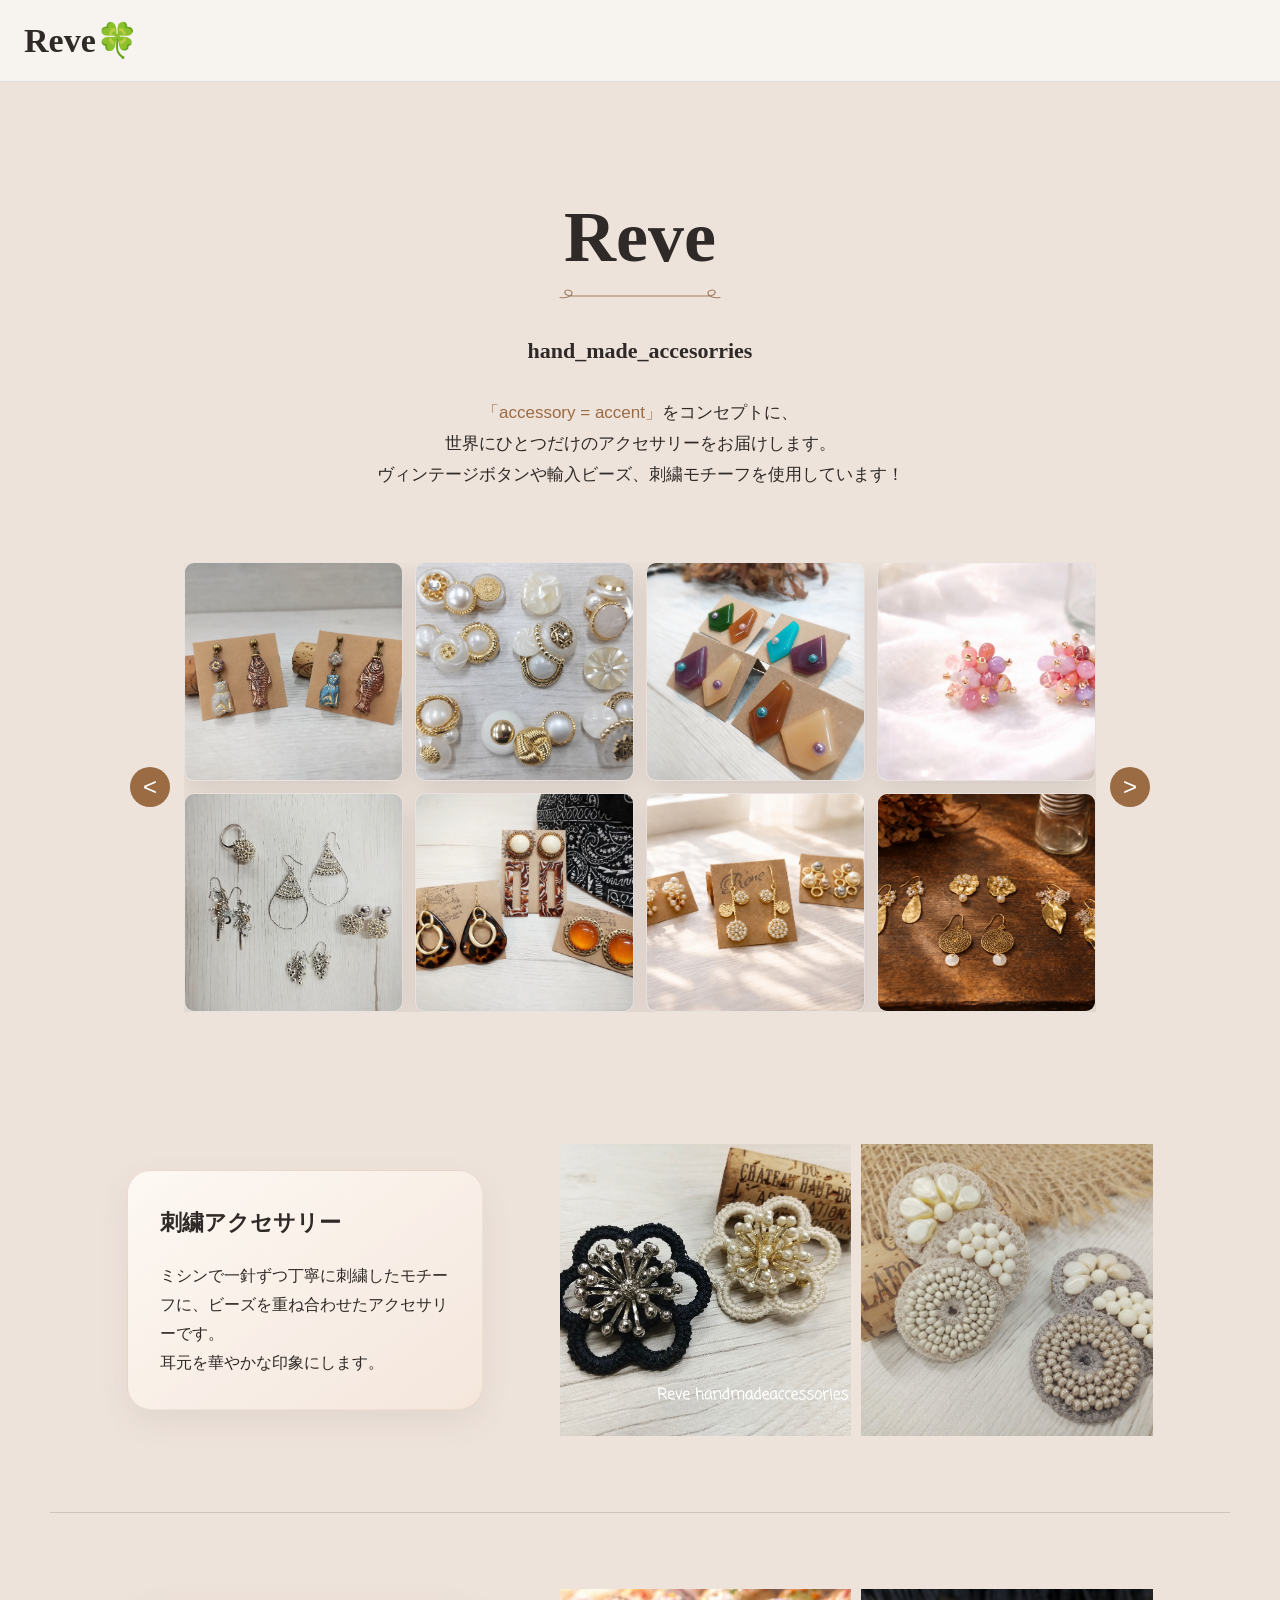
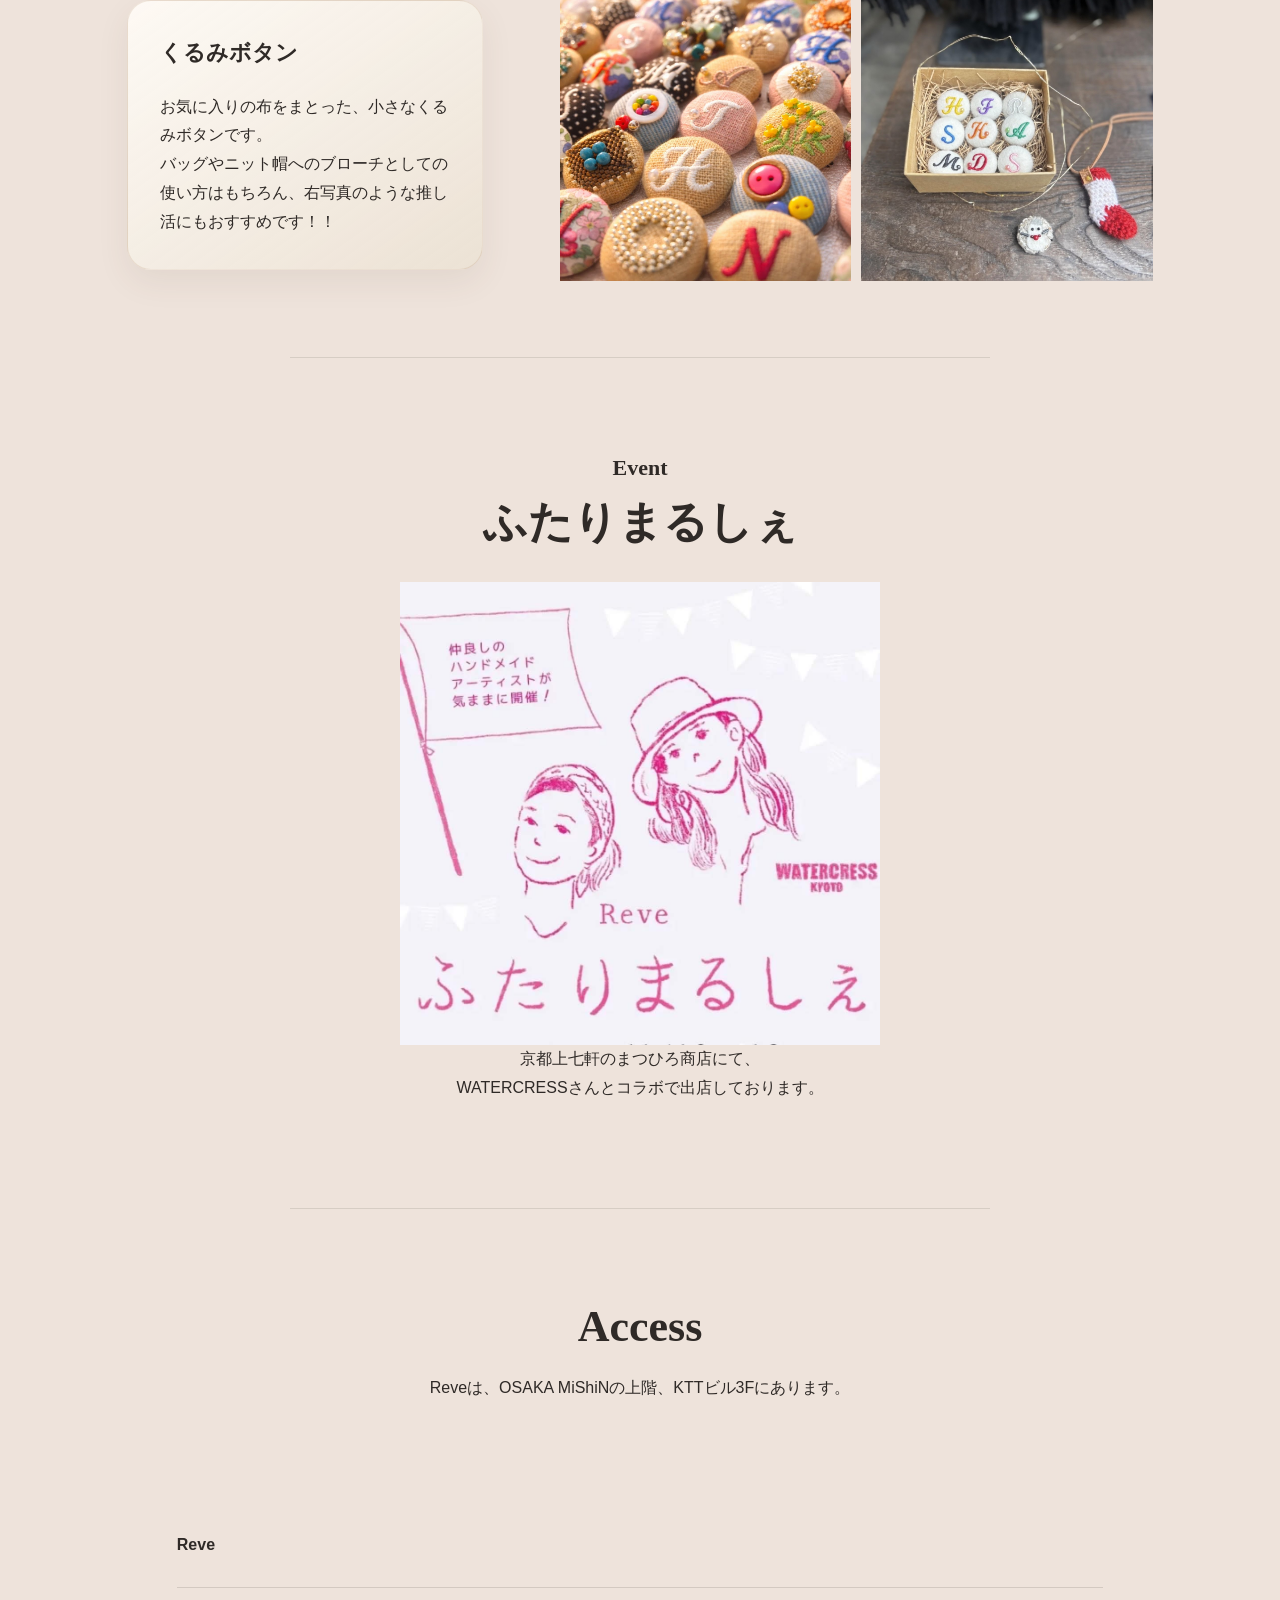
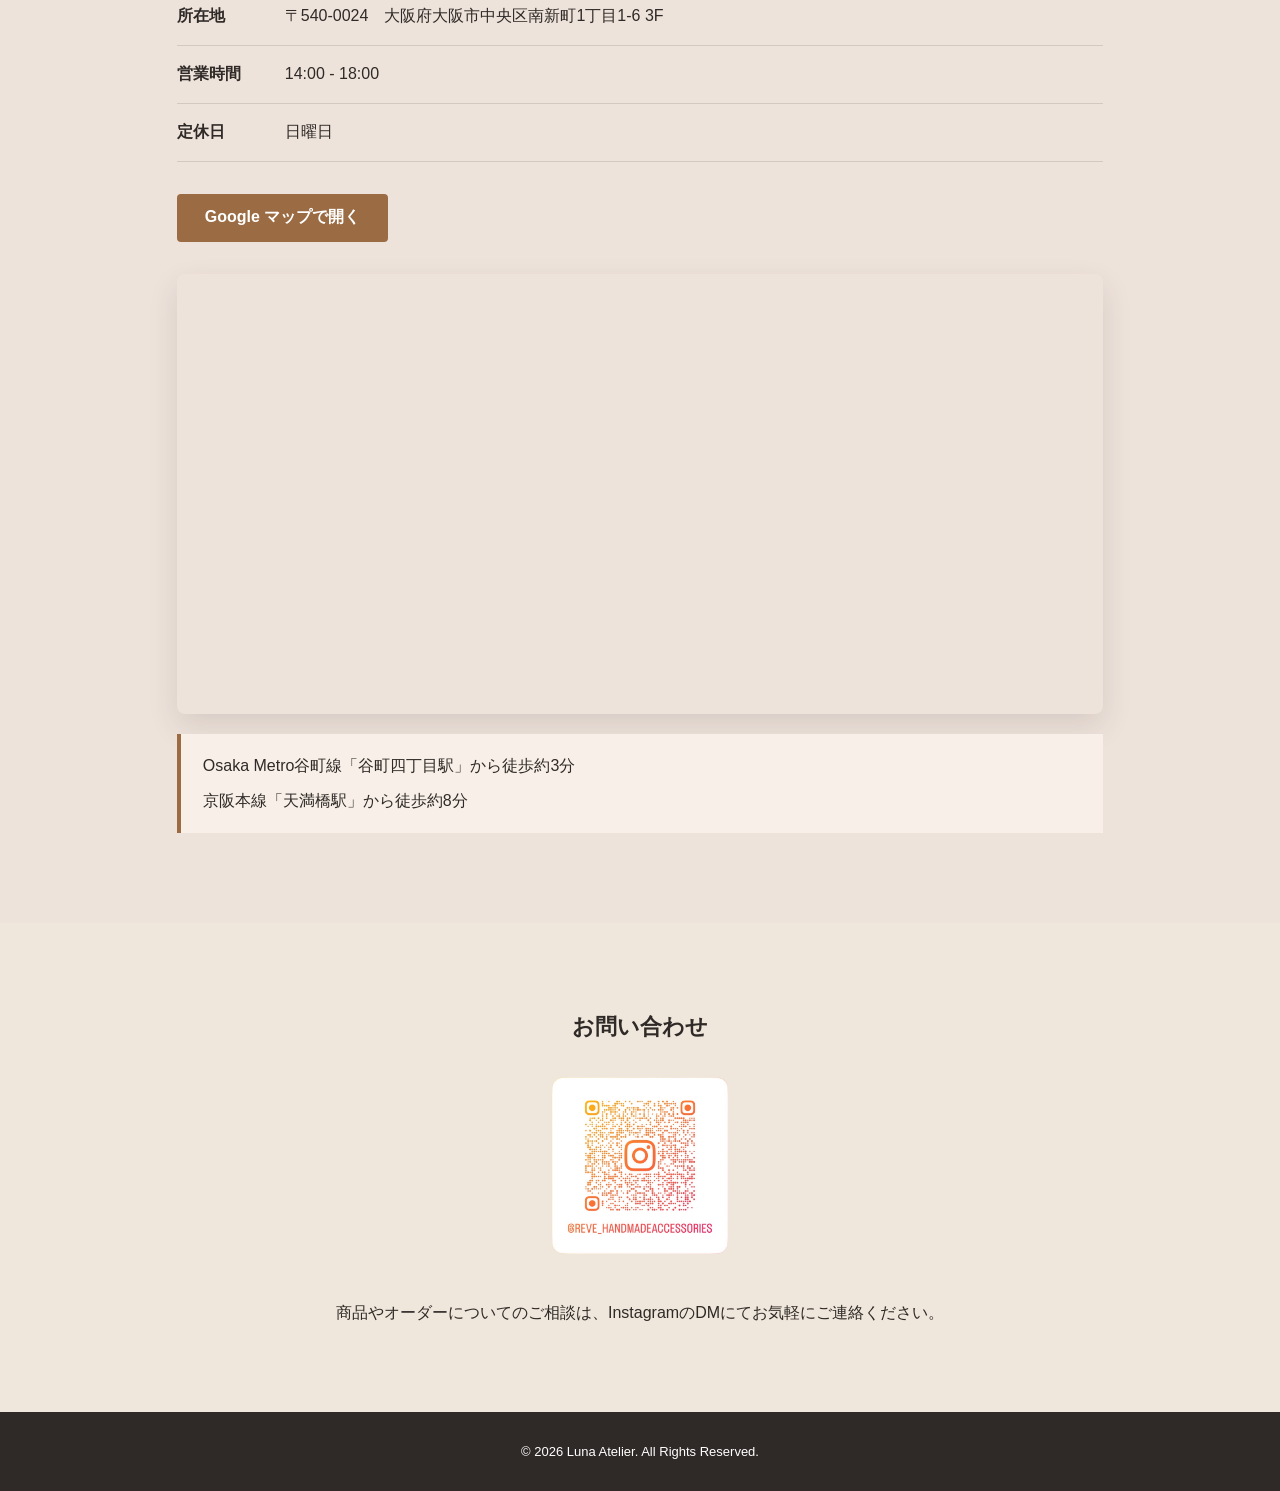
<file: index.html>
<!DOCTYPE html>
<html lang="ja">
<head>
  <meta charset="UTF-8">
  <meta name="viewport" content="width=device-width, initial-scale=1.0">
  <title>Reve | ハンドメイドアクセサリー</title>
  <meta name="description" content="世界にひとつだけのハンドメイドアクセサリーをお届けします">
  <link rel="stylesheet" href="style.css">
  <script src="menu.js" defer></script>
</head>
<body>
  <header class="site-header">
    <a class="logo" href="#top">Reve🍀</a>
  </header>



  <main>

    <section id="top" class="hero">
      <div class="hero-content">
        <h1 class="title">Reve</h1>
        <h3>hand_made_accesorries</h3>
        <p class="hero-text">
          <span class="concept-accent">「accessory = accent」</span>をコンセプトに、<br>世界にひとつだけのアクセサリーをお届けします。<br>
          ヴィンテージボタンや輸入ビーズ、刺繍モチーフを使用しています！</p>
      
      </div>
      <div class="accessory-carousel">
        <button class="carousel-button carousel-previous" type="button" aria-label="前の写真を表示"> &lt; </button>
        <div class="accessory-gallery">
          <img src="アクセサリー/clean-01.png" alt="アクセサリー 1">
          <img src="アクセサリー/clean-02.png" alt="アクセサリー 2">
          <img src="アクセサリー/clean-03.png" alt="アクセサリー 3">
          <img src="アクセサリー/clean-04.png" alt="アクセサリー 4">
          <img src="アクセサリー/clean-05.png" alt="アクセサリー 5">
          <img src="アクセサリー/f-clean.png" alt="アクセサリー 6">
          <img src="アクセサリー/clean-07.png" alt="アクセサリー 7">
          <img src="アクセサリー/clean-08.png" alt="アクセサリー 8">
          <img src="アクセサリー/clean-09.png" alt="アクセサリー 9">
          <img src="アクセサリー/clean-10.png" alt="アクセサリー 10">
          <img src="アクセサリー/clean-11.png" alt="アクセサリー 11">
          <img src="アクセサリー/clean-12.png" alt="アクセサリー 12">
          <img src="アクセサリー/clean-13.png" alt="アクセサリー 13">
          <img src="アクセサリー/clean-14.png" alt="アクセサリー 14">
        </div>
        <button class="carousel-button carousel-next" type="button" aria-label="次の写真を表示"> &gt; </button>
      </div>
    </section>

    


   

    <section class="product-collection feature-collection embroidery-collection">
      <div class="feature-layout">
        <div class="feature-copy">
          <h3>刺繍アクセサリー</h3>
          <p>ミシンで一針ずつ丁寧に刺繍したモチーフに、ビーズを重ね合わせたアクセサリーです。<br>耳元を華やかな印象にします。</p>
        </div>
        <div class="feature-gallery">
          <img src="images/刺繍４.jpg" alt="刺繍アクセサリー 1">
          <img src="images/刺繍１.jpg" alt="刺繍アクセサリー 2">
        </div>
      </div>
    </section>

    <section class="product-collection feature-collection button-collection">
      <div class="feature-layout">
        <div class="feature-copy">
          <h3>くるみボタン</h3>
          <p>お気に入りの布をまとった、小さなくるみボタンです。<br>バッグやニット帽へのブローチとしての使い方はもちろん、右写真のような推し活にもおすすめです！！<br></p>
        </div>
        <div class="feature-gallery">
          <img src="images/クルミボタン.jpg" alt="くるみボタン 1">
          <img src="images/くるみボタン２.jpg?v=2" alt="くるみボタン 4">
        </div>
      </div>
    </section>

    <section id="event" class="page-hero single-page-heading">
      <h3>Event</h3>
      <h2>ふたりまるしぇ</h2>
      <img class="event-image" src="images/まるしぇ.jpg" alt="ふたりまるしぇ">
      <p>京都上七軒のまつひろ商店にて、<br>WATERCRESSさんとコラボで出店しております。</p>
    </section>

    <section id="access" class="page-hero single-page-heading">
      
      <h2>Access</h2>
      <p>Reveは、OSAKA MiShiNの上階、KTTビル3Fにあります。</p>
    </section>

    <section class="access-section" aria-labelledby="access">
      <div class="access-map">
        <iframe title="Reveへのアクセスマップ" src="https://www.google.com/maps/embed?pb=!1m18!1m12!1m3!1d6561.6241445673395!2d135.5160475!3d34.6846922!2m3!1f0!2f0!3f0!3m2!1i1024!2i768!4f13.1!3m3!1m2!1s0x6000e72f7c6fc3b3%3A0x25f8af52366c9de2!2sOSAKA%20MiShiN!5e0!3m2!1sja!2sjp!4v1783938430014!5m2!1sja!2sjp" width="600" height="450" style="border:0;" allowfullscreen loading="lazy" referrerpolicy="strict-origin-when-cross-origin"></iframe>
      </div>
      <div class="access-route" aria-label="最寄り駅からのアクセス">
        <p>Osaka Metro谷町線「谷町四丁目駅」から徒歩約3分</p>
        <p>京阪本線「天満橋駅」から徒歩約8分</p>
      </div>
      <div class="access-details">
        <h4>Reve</h4>
        <dl>
          <div><dt>所在地</dt><dd>〒540-0024　大阪府大阪市中央区南新町1丁目1-6 3F</dd></div>
          <div><dt>営業時間</dt><dd>14:00 - 18:00</dd></div>
          <div><dt>定休日</dt><dd>日曜日</dd></div>
        </dl>
        <a class="button" href="https://www.google.com/maps/place/OSAKA+MiShiN/@34.6846922,135.5134726,17z/data=!3m2!4b1!5s0x6000e72f7c08d875:0x1408c6284f2afe89!4m6!3m5!1s0x6000e72f7c6fc3b3:0x25f8af52366c9de2!8m2!3d34.6846922!4d135.5160475!16s%2Fg%2F1hf2v8p21?entry=ttu&amp;g_ep=EgoyMDI2MDcwOC4wIKXMDSoASAFQAw%3D%3D" target="_blank" rel="noopener noreferrer">Google マップで開く</a>
      </div>
    </section>

    <section id="contact" class="section contact-section">
      
      <h3>お問い合わせ</h3>
      <div class="contact-content">
        <img class="contact-image" src="アクセサリー/Firefly (2).png" alt="お問い合わせ">
        <p>商品やオーダーについてのご相談は、InstagramのDMにてお気軽にご連絡ください。</p>
      </div>
    </section>
  </main>

  <footer class="site-footer">
    <p>&copy; 2026 Luna Atelier. All Rights Reserved.</p>
  </footer>
</body>
</html>
</file>
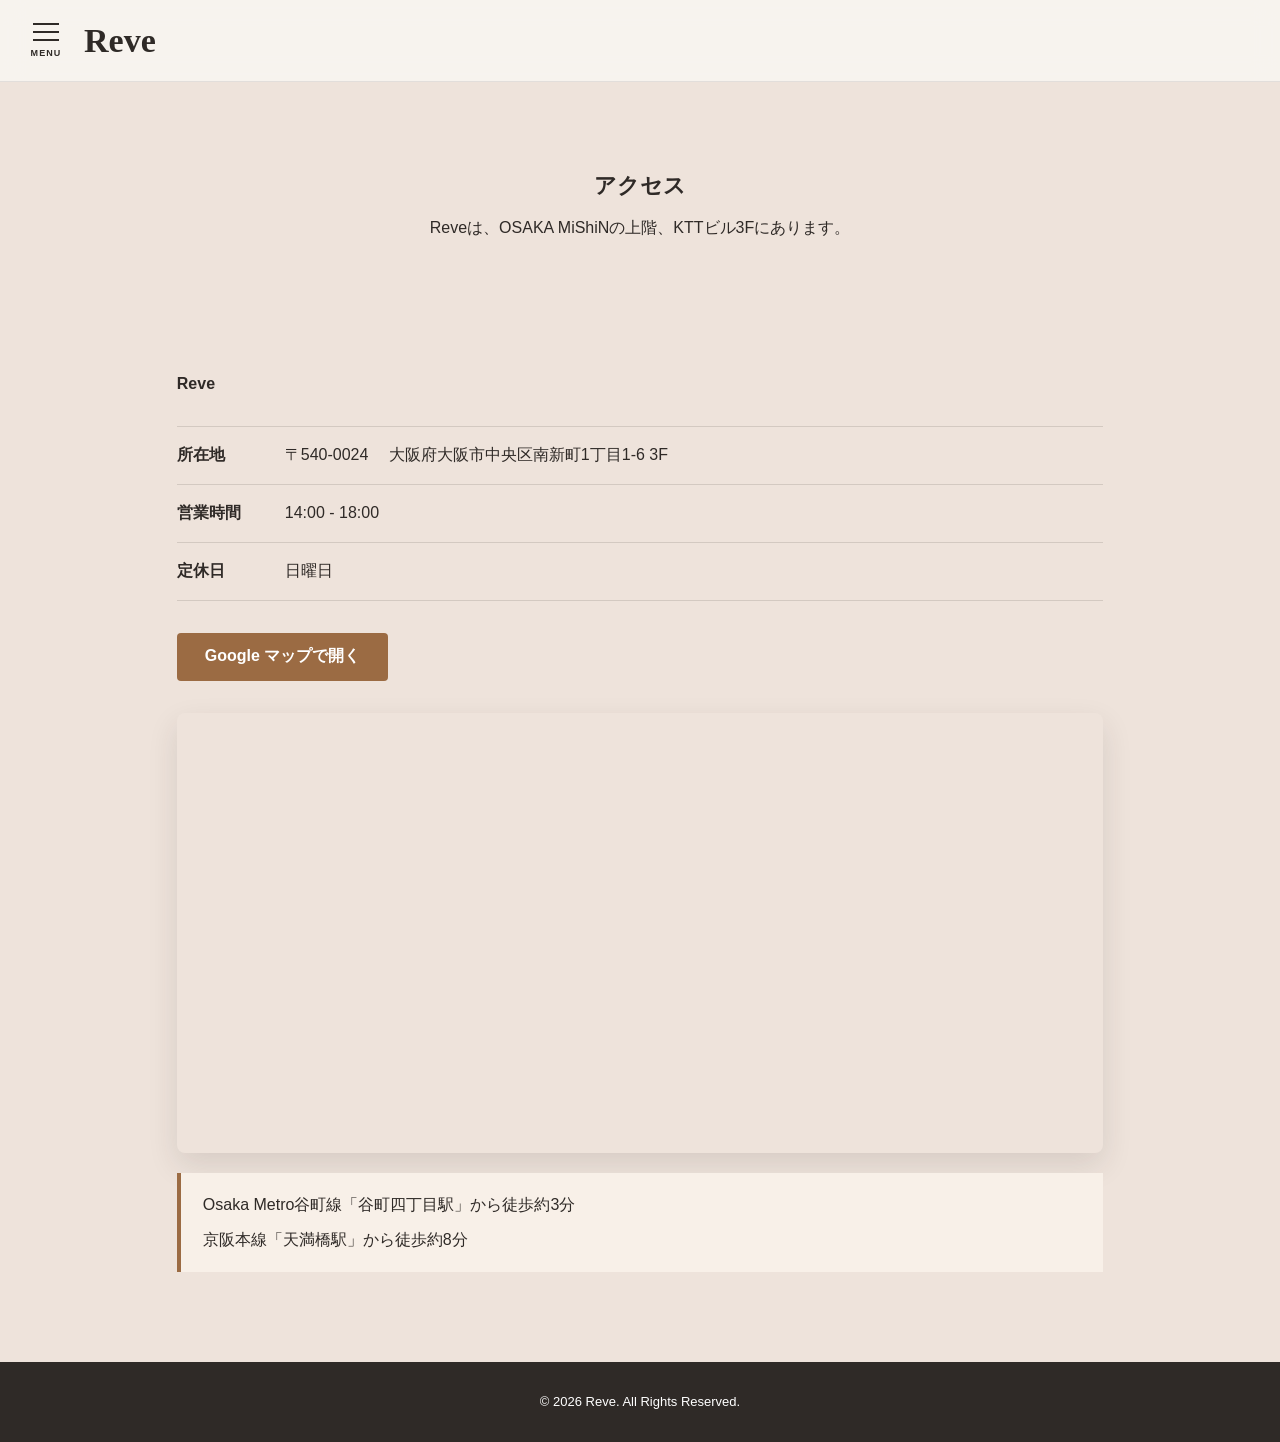
<file: access.html>
<!DOCTYPE html>
<html lang="ja">
<head>
  <meta charset="UTF-8">
  <meta name="viewport" content="width=device-width, initial-scale=1.0">
  <title>Access | Reve</title>
  <link rel="stylesheet" href="style.css">
  <script src="menu.js" defer></script>
</head>
<body>
  <header class="site-header">
    <button class="menu-toggle" type="button" aria-label="メニューを開く" aria-expanded="false">
      <span></span><span></span><span></span><small class="menu-label">MENU</small>
    </button>
    <a class="logo" href="index.html">Reve</a>

    <nav class="nav">
      <a href="index.html">
        <img class="nav-icon" src="images/ボタン.jpg" alt="">
        Top
      </a>
      <a href="products.html">
        <img class="nav-icon" src="images/ボタン.jpg" alt="">
        Accessories
      </a>
      <a href="event.html">
        <img class="nav-icon" src="images/ボタン.jpg" alt="">
        Event
      </a>
      <a href="access.html" class="active">
        <img class="nav-icon" src="images/ボタン.jpg" alt="">
        Access
      </a>
    </nav>
  </header>

  <main class="page-main">
    <section class="page-hero">
      
      <h3>アクセス</h3>
      <p>Reveは、OSAKA MiShiNの上階、KTTビル3Fにあります。</p>
    </section>

    <section class="access-section" aria-labelledby="map-title">
      <div class="access-map">
        <iframe
          title="Reveへのアクセスマップ"
          src="https://www.google.com/maps/embed?pb=!1m18!1m12!1m3!1d6561.6241445673395!2d135.5160475!3d34.6846922!2m3!1f0!2f0!3f0!3m2!1i1024!2i768!4f13.1!3m3!1m2!1s0x6000e72f7c6fc3b3%3A0x25f8af52366c9de2!2sOSAKA%20MiShiN!5e0!3m2!1sja!2sjp!4v1783938430014!5m2!1sja!2sjp"
          width="600"
          height="450"
          style="border:0;"
          allowfullscreen=""
          loading="lazy"
          referrerpolicy="strict-origin-when-cross-origin">
        </iframe>
      </div>

      <div class="access-route" aria-label="最寄り駅からのアクセス">
        <p>Osaka Metro谷町線「谷町四丁目駅」から徒歩約3分</p>
        <p>京阪本線「天満橋駅」から徒歩約8分</p>
      </div>

      <div class="access-details">
       
        <h4>Reve</h4>
        <dl>
          <div>
            <dt>所在地</dt>
            <dd>〒540-0024 　大阪府大阪市中央区南新町1丁目1-6 3F</dd>
          </div>
          <div>
            <dt>営業時間</dt>
            <dd>14:00 - 18:00</dd>
          </div>
          <div>
            <dt>定休日</dt>
            <dd>日曜日</dd>
          </div>
        </dl>
        <a class="button" href="https://www.google.com/maps/place/OSAKA+MiShiN/@34.6846922,135.5134726,17z/data=!3m2!4b1!5s0x6000e72f7c08d875:0x1408c6284f2afe89!4m6!3m5!1s0x6000e72f7c6fc3b3:0x25f8af52366c9de2!8m2!3d34.6846922!4d135.5160475!16s%2Fg%2F1hf2v8p21?entry=ttu&g_ep=EgoyMDI2MDcwOC4wIKXMDSoASAFQAw%3D%3D" target="_blank" rel="noopener noreferrer">Google マップで開く</a>
      </div>

    </section>
  </main>

  <footer class="site-footer">
    <p>&copy; 2026 Reve. All Rights Reserved.</p>
  </footer>
</body>
</html>
</file>
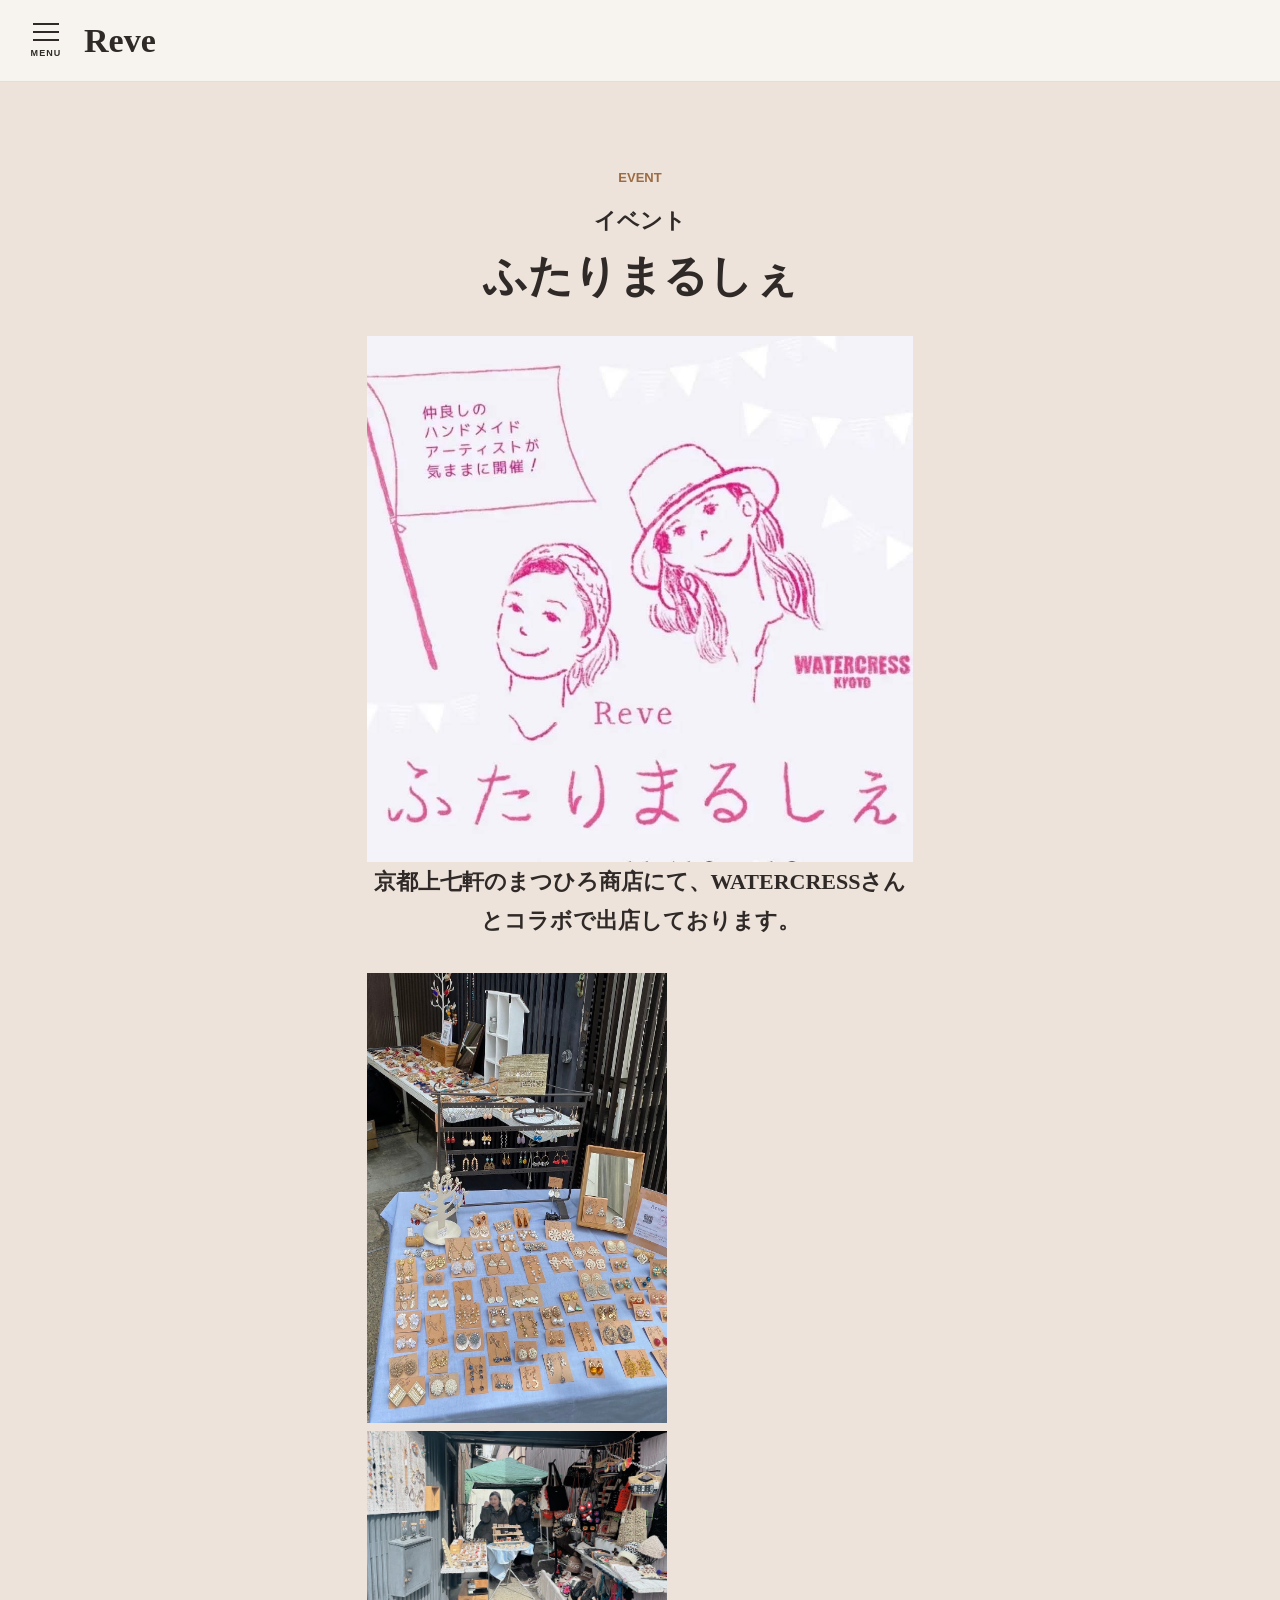
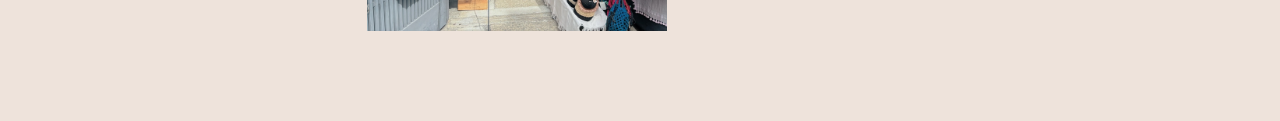
<file: event.html>
<!DOCTYPE html>
<html lang="ja">
<head>
  <meta charset="UTF-8">
  <meta name="viewport" content="width=device-width, initial-scale=1.0">
  <title>Event | Reve</title>
  <link rel="stylesheet" href="style.css">
  <script src="menu.js" defer></script>
</head>
<body>
  <header class="site-header">
    <button class="menu-toggle" type="button" aria-label="メニューを開く" aria-expanded="false">
      <span></span><span></span><span></span><small class="menu-label">MENU</small>
    </button>
    <a class="logo" href="index.html">Reve</a>

    <nav class="nav">
      <a href="index.html">
        <img class="nav-icon" src="images/ボタン.jpg" alt="">
        Top
      </a>
      <a href="products.html">
        <img class="nav-icon" src="images/ボタン.jpg" alt="">
        Accessories
      </a>
      <a href="event.html" class="active">
        <img class="nav-icon" src="images/ボタン.jpg" alt="">
        Event
      </a>
      <a href="access.html">
        <img class="nav-icon" src="images/ボタン.jpg" alt="">
        Access
      </a>
    </nav>
  </header>

  <main class="page-main">
    <section class="page-hero">
      <p class="eyebrow">Event</p>
      <h3>イベント</h3>
      <h2>ふたりまるしぇ</h2>
      <img class="event-image" src="images/まるしぇ.jpg" alt="ふたりまるしぇ">
      <h3>京都上七軒のまつひろ商店にて、WATERCRESSさんとコラボで出店しております。</h3>
      <div class="event-images-wrapper">
        <img class="event-images" src="images/まるしぇ１.jpg" alt="マルシェの様子">
        <img class="events-images" src="images/まるしぇ２.jpg" alt="マルシェの様子">
      </div>

    </section>
  </main>
</body>
</html>
</file>
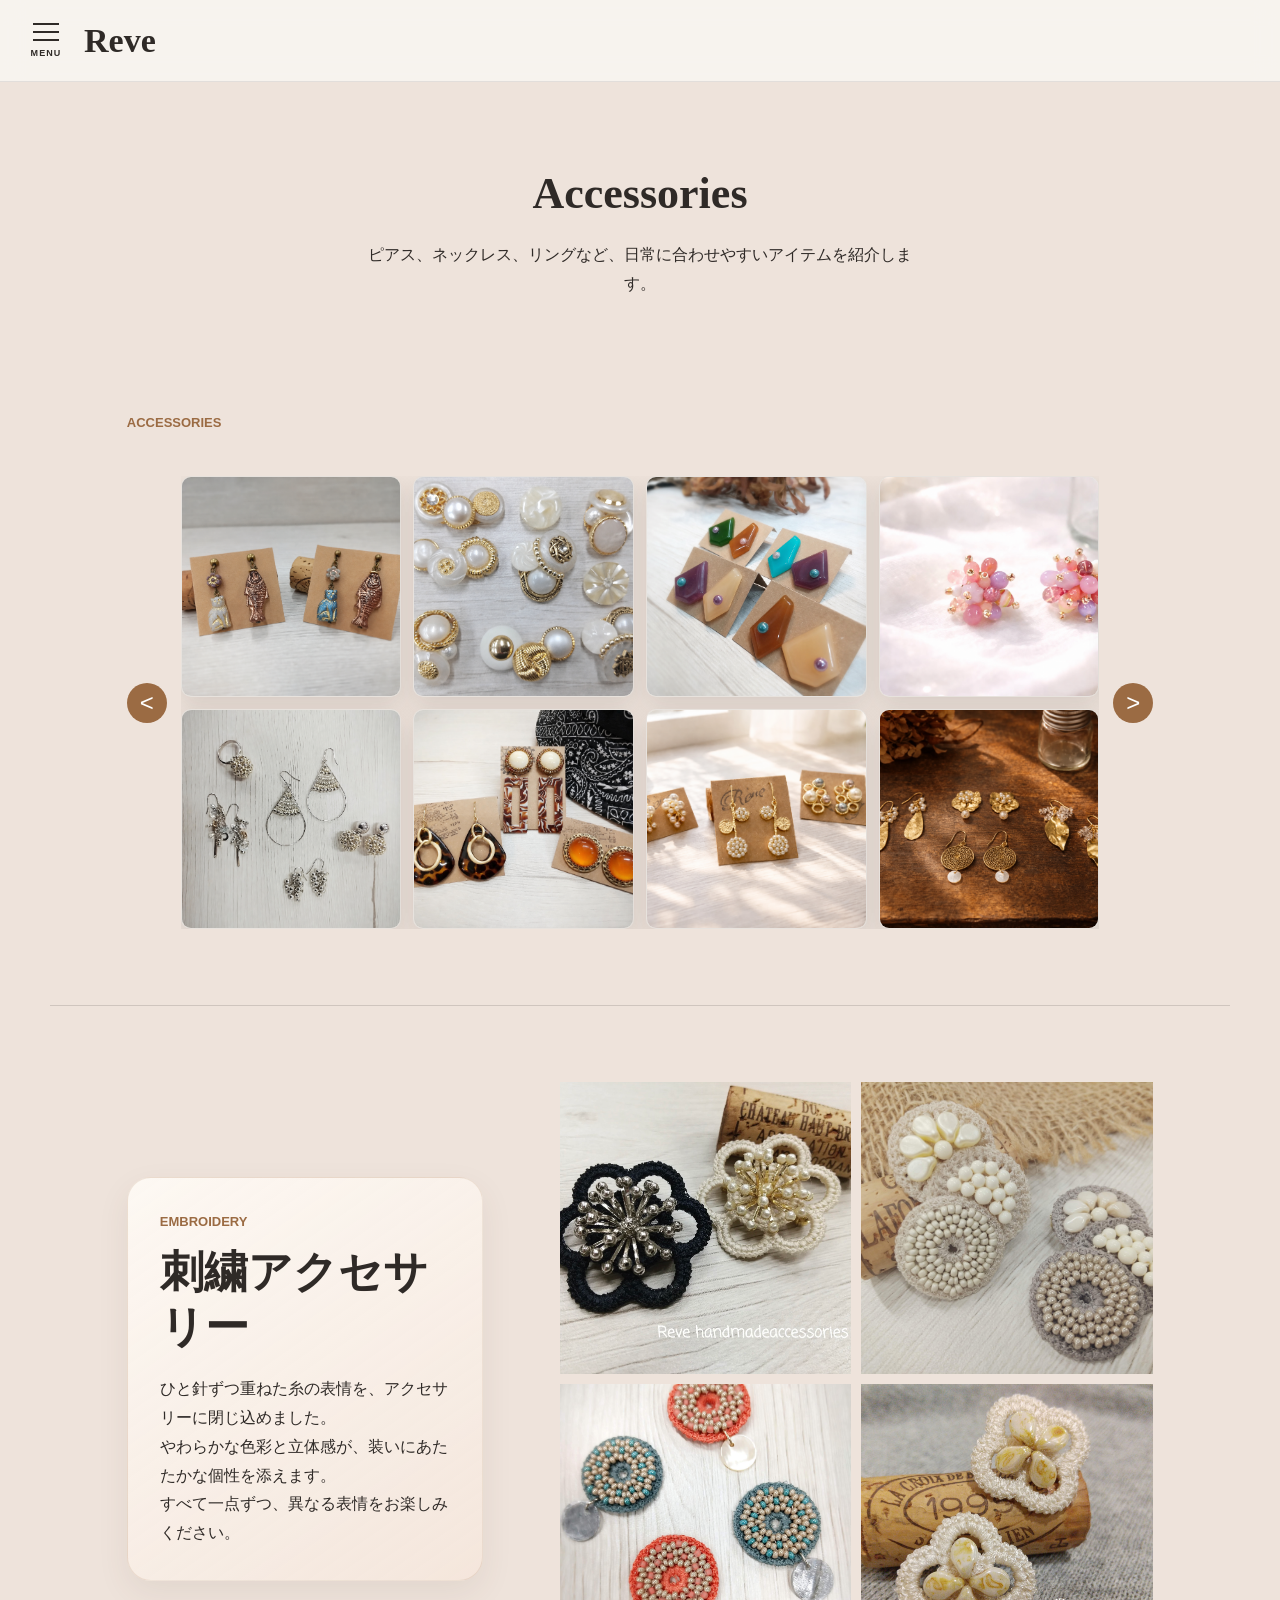
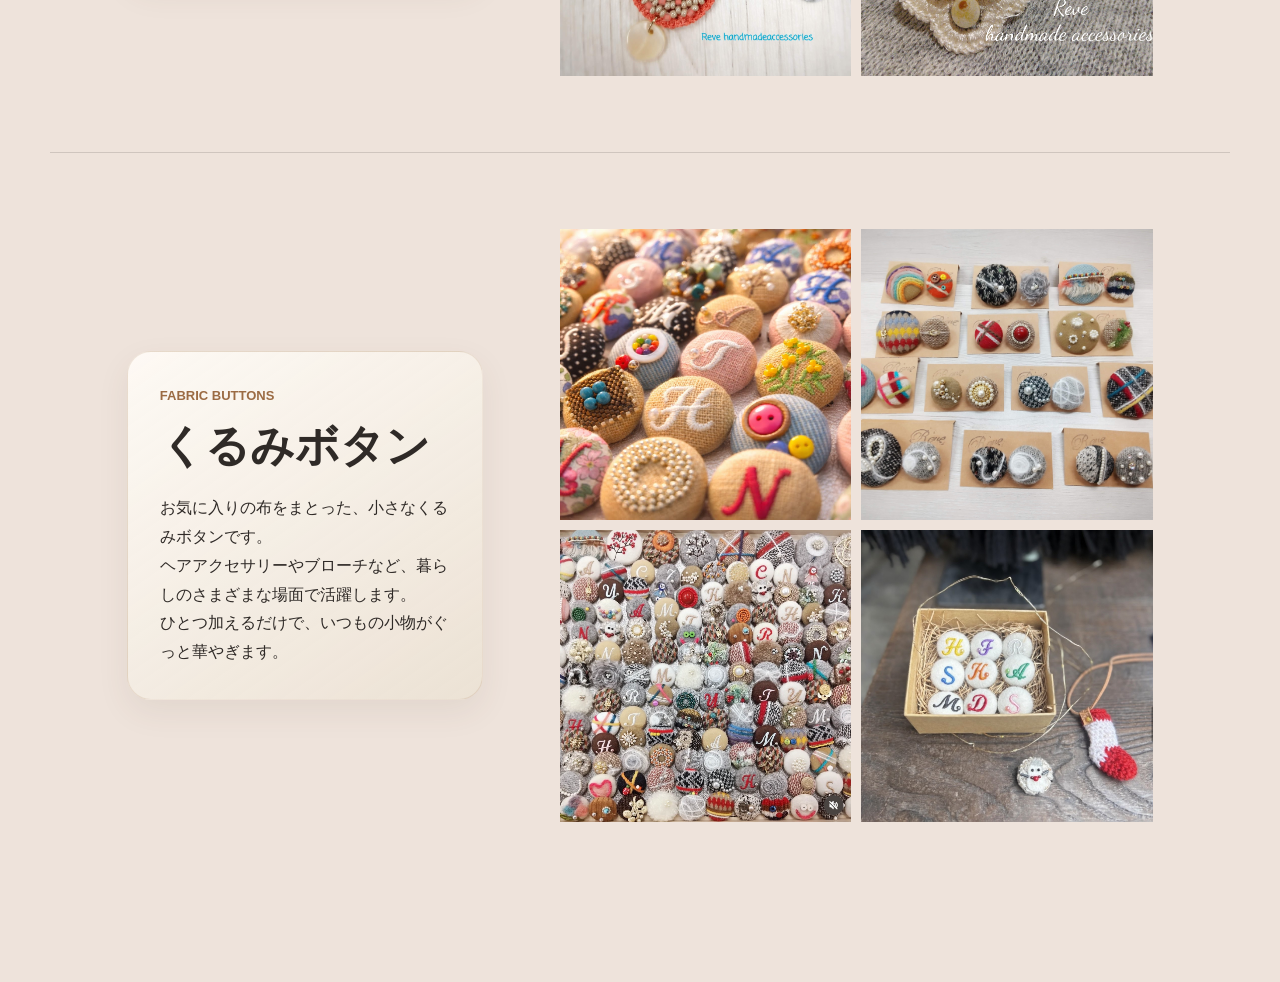
<file: products.html>
<!DOCTYPE html>
<html lang="ja">
<head>
  <meta charset="UTF-8">
  <meta name="viewport" content="width=device-width, initial-scale=1.0">
  <title>Accessories | Reve</title>
  <link rel="stylesheet" href="style.css">
  <script src="menu.js" defer></script>
</head>
<body>
  <header class="site-header">
    <button class="menu-toggle" type="button" aria-label="メニューを開く" aria-expanded="false">
      <span></span><span></span><span></span><small class="menu-label">MENU</small>
    </button>
    <a class="logo" href="index.html">Reve</a>

    <nav class="nav">
      <a href="index.html">Top</a>
      <a href="products.html" class="active">Accessories</a>
      <a href="event.html">Event</a>
      <a href="access.html">Access</a>
    </nav>
  </header>

  <main class="page-main products-page">
    <section class="page-hero products-page-hero">
      
      <h2>Accessories</h2>
      <p>ピアス、ネックレス、リングなど、日常に合わせやすいアイテムを紹介します。</p>
    </section>
    <section id="products" class="product-collection accessory-collection">
      <div class="collection-heading">
        <div>
          <p class="eyebrow">Accessories</p>

        </div>
        
      </div>
      <div class="accessory-carousel">
        <button class="carousel-button carousel-previous" type="button" aria-label="前の写真を表示"> < </button>
        <div class="accessory-gallery">
          <img src="アクセサリー/clean-01.png" alt="アクセサリー 1">
          <img src="アクセサリー/clean-02.png" alt="アクセサリー 2">
          <img src="アクセサリー/clean-03.png" alt="アクセサリー 3">
          <img src="アクセサリー/clean-04.png" alt="アクセサリー 4">
          <img src="アクセサリー/clean-05.png" alt="アクセサリー 5">
          <img src="アクセサリー/f-clean.png" alt="アクセサリー 6">
          <img src="アクセサリー/clean-07.png" alt="アクセサリー 7">
          <img src="アクセサリー/clean-08.png" alt="アクセサリー 8">
          <img src="アクセサリー/clean-09.png" alt="アクセサリー 9">
          <img src="アクセサリー/clean-10.png" alt="アクセサリー 10">
          <img src="アクセサリー/clean-11.png" alt="アクセサリー 11">
          <img src="アクセサリー/clean-12.png" alt="アクセサリー 12">
          <img src="アクセサリー/clean-13.png" alt="アクセサリー 13">
          <img src="アクセサリー/clean-14.png" alt="アクセサリー 14">
        </div>
        <button class="carousel-button carousel-next" type="button" aria-label="次の写真を表示" > > </button>
      </div>
    </section>

    <section class="product-collection feature-collection embroidery-collection">
      <div class="feature-layout">
        <div class="feature-copy">
          <p class="eyebrow">Embroidery</p>
          <h2>刺繍アクセサリー</h2>
          <p>ひと針ずつ重ねた糸の表情を、アクセサリーに閉じ込めました。<br>やわらかな色彩と立体感が、装いにあたたかな個性を添えます。<br>すべて一点ずつ、異なる表情をお楽しみください。</p>
        </div>
        <div class="feature-gallery">
          <img src="images/刺繍４.jpg" alt="刺繍アクセサリー 1">
          <img src="images/刺繍１.jpg" alt="刺繍アクセサリー 2">
          <img src="images/刺繍３.jpg" alt="刺繍アクセサリー 3">
          <img src="images/刺繍.jpg" alt="刺繍アクセサリー 4">
        </div>
      </div>
    </section>

    <section class="product-collection feature-collection button-collection">
      <div class="feature-layout">
        <div class="feature-copy">
          <p class="eyebrow">Fabric Buttons</p>
          <h2>くるみボタン</h2>
          <p>お気に入りの布をまとった、小さなくるみボタンです。<br>ヘアアクセサリーやブローチなど、暮らしのさまざまな場面で活躍します。<br>ひとつ加えるだけで、いつもの小物がぐっと華やぎます。</p>
        </div>
        <div class="feature-gallery">
          <img src="images/クルミボタン.jpg" alt="くるみボタン 1">
          <img src="images/くるみボタン３.jpg" alt="くるみボタン 2">
          <img src="images/くるみボタン１.jpg" alt="くるみボタン 3">
          <img src="images/くるみボタン２.jpg?v=2" alt="くるみボタン 4">
        </div>
      </div>
    </section>
      
  </main>
</body>
</html>
</file>
<file: style.css>
* {
  box-sizing: border-box;
}

html {
  scroll-behavior: smooth;
  scroll-padding-top: 76px;
}

#top,
#accessories,
#event,
#access,
#contact {
  scroll-margin-top: 76px;
}

.single-page-heading {
  border-top: 1px solid rgba(47, 42, 39, 0.12);
}

.page-hero.single-page-heading .event-image {
  width: min(680px, 88%);
}

.page-hero.single-page-heading .event-images-wrapper {
  align-items: center;
}

.page-hero.single-page-heading .event-images,
.page-hero.single-page-heading .events-images {
  width: 85%;
  max-width: 270px;
  height: auto;
}

body {
  margin: 0;
  color: #2f2a27;
  font-family: "Yu Gothic", "Hiragino Kaku Gothic ProN", Meiryo, sans-serif;
  line-height: 1.8;
  background-color: #eee3db;
}

img {
  display: block;
  width: 100%;
}

a {
  color: inherit;
  text-decoration: none;
}

.site-header {
  position: fixed;
  z-index: 10;
  top: 0;
  left: 0;
  display: flex;
  align-items: center;
  width: 100%;
  min-height: 76px;
  gap: 16px;
  padding: 10px 24px;
  background-color: rgba(248, 245, 240, 0.92);
  border-bottom: 1px solid rgba(47, 42, 39, 0.1);
  backdrop-filter: blur(12px);
  box-sizing: border-box;
}

.logo {
  font-family: Georgia, "Times New Roman", serif;
  font-size: 34px;
  font-weight: bolder;
  letter-spacing: 0;
}

.nav {
  position: absolute;
  top: calc(100% + 1px);
  left: 0;
  display: none;
  flex-direction: column;
  width: 240px;
  gap: 4px;
  padding: 12px;
  background-color: rgba(248, 245, 240, 0.98);
  border: 1px solid rgba(47, 42, 39, 0.1);
  box-shadow: 0 12px 30px rgba(47, 42, 39, 0.16);
  font-size: 14px;
}

.nav.is-open {
  display: flex;
}

.nav a:hover {
  color: #9b6b43;
}

.nav a {
  display: inline-flex;
  align-items: center;
  justify-content: center;
  gap: 8px;
  width: 100%;
  min-height: 46px;
  padding: 8px 12px;
  text-align: left;
  color: #333;            /* 文字色 */
  background-color: #fffaf3;
  font-weight: bold;
  cursor: pointer;
  
  /* 分かりやすく「箱」にするための線（不要なら消してください） */
  border: 1px solid #ccc; 
  border-radius: 8px;
  box-shadow: 0 4px 12px rgba(47, 42, 39, 0.08);
  transition: background-color 0.2s ease, box-shadow 0.2s ease, transform 0.2s ease;
}

.nav a:hover,
.nav a.active {
  color: #ffffff;
  background-color: #9b6b43;
  border-color: #9b6b43;
  box-shadow: 0 8px 18px rgba(47, 42, 39, 0.18);
  transform: translateY(-2px);
}

/* 箱と箱の間の線を重ねないための調整（左側の線だけ消す） */

.nav-icon {
  display: none;
  flex: 0 0 auto;
  width: 40px;
  height: 40px;
  object-fit: contain;
  border-radius: 50%;
}

.menu-toggle {
  display: inline-flex;
  align-items: center;
  justify-content: center;
  flex-direction: column;
  width: 44px;
  height: 56px;
  gap: 6px;
  padding: 0;
  cursor: pointer;
  background: transparent;
  border: 0;
}

.menu-toggle span {
  display: block;
  width: 26px;
  height: 2px;
  background-color: #2f2a27;
  transition: transform 0.2s ease, opacity 0.2s ease;
}

.menu-label {
  margin-top: 2px;
  color: #2f2a27;
  font-size: 9px;
  font-weight: bold;
  letter-spacing: 0.12em;
  line-height: 1;
}

.menu-toggle[aria-expanded="true"] span:nth-child(1) {
  transform: translateY(8px) rotate(45deg);
}

.menu-toggle[aria-expanded="true"] span:nth-child(2) {
  opacity: 0;
}

.menu-toggle[aria-expanded="true"] span:nth-child(3) {
  transform: translateY(-8px) rotate(-45deg);
}

.nav-icon::before,
.nav-icon::after {
  display: none;
}

img {
  width: 200px;
}

.page-main {
  padding-top: 76px;
}

.page-hero {
  max-width: 700px;
  margin: 0 auto;
  padding: 90px 6%;
  text-align: center;
}

.page-hero h1 {
  color: #2f2a27;
}

.event-image {
  width: min(800px, 100%);
  margin: 32px auto 0;
}

.event-images-wrapper {
  display: flex;
  flex-direction: column;
  justify-content: flex-start;
  gap: 8px;
  margin-top: 32px;
}

.event-images {
  
  width: 300px;
  height: 450px;
}

.events-images {
  width: 300px;
  height: 200px;
}

.products-page-hero {
  padding-bottom: 20px;
}

.product-list-section {
  padding-top: 0;
}

.access-section {
  display: flex;
  flex-direction: column;
  max-width: 1080px;
  margin: 0 auto;
  padding: 0 6% 90px;
}

.access-map {
  min-height: 440px;
  overflow: hidden;
  border-radius: 8px;
  box-shadow: 0 12px 30px rgba(47, 42, 39, 0.12);
}

.access-map iframe {
  display: block;
  width: 100%;
  height: 100%;
  min-height: 440px;
  border: 0;
}

.access-route {
  margin-top: 20px;
  padding: 18px 22px;
  background-color: #f8f0e8;
  border-left: 4px solid #9b6b43;
}

.access-route p {
  margin: 0;
}

.access-route p + p {
  margin-top: 6px;
}

.access-details {
  order: -1;
  width: 100%;
  margin-bottom: 32px;
}

.access-details h3 {
  text-align: center;
}

.access-details dl {
  margin: 28px 0 32px;
}

.access-details dl > div {
  display: grid;
  grid-template-columns: 92px 1fr;
  gap: 16px;
  padding: 14px 0;
  border-top: 1px solid rgba(47, 42, 39, 0.14);
}

.access-details dl > div:last-child {
  border-bottom: 1px solid rgba(47, 42, 39, 0.14);
}

.access-details dt {
  font-weight: bold;
}

.access-details dd {
  margin: 0;
}

.access-details small {
  color: #6f6862;
}


.hero {
  display: flex;
  flex-direction: column;
  align-items: center;
  justify-content: flex-end;
  position: relative;
  isolation: isolate;
  overflow: hidden;
  margin-top: 76px;
  min-height: 88vh;
  padding: 120px 6% 56px;
  color: #2f2a27;
  background: none;
  }

.hero-content {
  position: relative;
  z-index: 1;
  width: min(620px, 100%);
}

.hero-content .title {
  position: relative;
  width: 100%;
  margin-bottom: 52px;
  text-align: center;
}

.hero-content > h3 {
  margin-bottom: 28px;
  text-align: center;
}

.hero-content .title::after {
  position: absolute;
  bottom: -25px;
  left: 50%;
  width: 180px;
  height: 16px;
  content: "";
  background: url("data:image/svg+xml,%3Csvg xmlns='http://www.w3.org/2000/svg' viewBox='0 0 180 16'%3E%3Cpath d='M23 8H157 M23 8C17 8 14 6 15 3.5C16 1 22 2 22 5C22 8 17 10.5 10 9.5 M157 8C163 8 166 6 165 3.5C164 1 158 2 158 5C158 8 163 10.5 170 9.5' fill='none' stroke='%238f6748' stroke-width='1.1' stroke-linecap='round'/%3E%3C/svg%3E") center / contain no-repeat;
  opacity: 0.82;
  transform: translateX(-50%);
}

.hero-content .title::before {
  content: none;
}

.hero > .accessory-carousel {
  width: min(1020px, 100%);
  margin-top: 40px;
}

.concept-accent {
  color: #9b6b43;
}

.eyebrow {
  margin: 0 0 12px;
  color: #9b6b43;
  font-size: 13px;
  font-weight: bold;
  letter-spacing: 0;
  text-transform: uppercase;
}
.hero .eyebrow {
  color: #9b6b43;
}

h1,
h2,
h3,
p {
  margin-top: 0;
}

h1 {
  margin-bottom: 20px;
  font-family: Georgia, "Times New Roman", serif;
  font-size: clamp(40px, 8vw, 72px);
  line-height: 1.15;
  letter-spacing: 0;
}

h2 {
  margin-bottom: 20px;
  font-family: Georgia, "Times New Roman", serif;
  font-size: clamp(28px, 4vw, 44px);
  line-height: 1.25;
  letter-spacing: 0;
}

h3 {
  margin-bottom: 8px;
  font-family: Georgia, "Times New Roman", serif;
  font-size: 22px;
  letter-spacing: 0;
}

.hero-text {
  max-width: 560px;
  margin: 0 auto 32px;
  font-size: 17px;
  text-align: center;
}

.button {
  display: inline-flex;
  align-items: center;
  justify-content: center;
  min-height: 48px;
  padding: 0 28px;
  color: #ffffff;
  font-weight: bold;
  background-color: #9b6b43;
  border-radius: 4px;
}

.button:hover {
  background-color: #7e5636;
}

.section {
  padding: 84px 6%;
}

.section-inner {
  max-width: 760px;
  margin: 0;
  text-align: left;
}

.products-section {
  background-color: #eee3db;
}

.section-heading {
  max-width: 1080px;
  margin: 0 auto 16px;
}

.product-grid {
  display: grid;
  grid-template-columns: 1fr;
  gap: 10px;
  max-width: 1080px;
  margin: 0 auto;
}

.product-card {
  display: flex;
  overflow: hidden;
  background-color: #e7dec0;
  border: 1px solid rgba(47, 42, 39, 0.08);
  border-radius: 8px;

  width: calc(100% + 100px);
  margin-left: -50px;
}

.product-card img {
  height: 320px;
  object-fit: cover;
}

.sisyu-gyallery {
  display: grid;
  order: 2;
  margin-left: auto;
  grid-template-columns: repeat(2, 1fr);
  gap: 4px;
}

.product-card .sisyu-gyallery img {
  height: 300px;
  width: 300px;
  object-fit: cover;
}

.button-gallery {
  display: grid;
  grid-template-columns: repeat(2, 1fr);
  gap: 4px;
}

.product-card .button-gallery img {
  height: 220px;
  width: 350px;
  object-fit: cover;
}

.product-card .button-gallery .bag-image {
  grid-column: 2;
  justify-self: end;
  width: 175px;
  height: 110px;
}

.product-info {
  padding: 22px;
}

.product-info p {
  margin-bottom: 0;
}

.products-page {
  padding-bottom: 84px;
}

.product-collection {
  max-width: 1180px;
  margin: 0 auto;
  padding: 76px 6%;
}

.product-collection + .product-collection {
  border-top: 1px solid rgba(47, 42, 39, 0.16);
}

.collection-heading {
  display: flex;
  align-items: end;
  justify-content: space-between;
  gap: 32px;
  margin-bottom: 30px;
}

.collection-heading h2,
.feature-copy h2 {
  margin-bottom: 0;
}

.collection-heading > p {
  max-width: 380px;
  margin-bottom: 0;
}

.accessory-carousel {
  position: relative;
  padding: 0 54px;
}

.accessory-gallery {
  display: grid;
  grid-auto-flow: column;
  grid-template-rows: repeat(2, auto);
  grid-auto-columns: calc((100% - 36px) / 4);
  gap: 12px;
  overflow-x: auto;
  scroll-behavior: smooth;
  scroll-snap-type: x mandatory;
  scrollbar-width: none;
}

.accessory-gallery::-webkit-scrollbar {
  display: none;
}

.accessory-gallery img {
  scroll-snap-align: start;
  width: 100%;
  aspect-ratio: 1 / 1;
  object-fit: cover;
  object-position: center;
  background-color: #f7f2ec;
  border: 1px solid rgba(47, 42, 39, 0.08);
  border-radius: 10px;
  box-shadow: 0 10px 24px rgba(47, 42, 39, 0.12);
}

.carousel-button {
  position: absolute;
  z-index: 1;
  top: 50%;
  display: grid;
  width: 40px;
  height: 40px;
  padding: 0;
  color: #ffffff;
  font-size: 24px;
  line-height: 1;
  cursor: pointer;
  background-color: #9b6b43;
  border: 0;
  border-radius: 50%;
  place-items: center;
  transform: translateY(-50%);
}

.carousel-previous {
  left: 0;
}

.carousel-next {
  right: 0;
}

.carousel-button:hover {
  background-color: #7e5636;
}

.accessory-gallery img,
.feature-gallery img {
  width: 100%;
  object-fit: cover;
  transition: transform 0.3s ease;
}

.accessory-gallery img {
  align-self: stretch;
}

.accessory-gallery img:hover,
.feature-gallery img:hover {
  transform: scale(1.03);
}

.feature-layout {
  display: grid;
  grid-template-columns: minmax(250px, 0.75fr) minmax(0, 1.25fr);
  gap: clamp(32px, 6vw, 84px);
  align-items: center;
}

.feature-copy {
  padding: 32px;
  background: linear-gradient(145deg, rgba(255, 251, 246, 0.88), rgba(246, 231, 220, 0.72));
  border: 1px solid rgba(155, 107, 67, 0.14);
  border-radius: 24px;
  box-shadow: 0 12px 32px rgba(94, 67, 49, 0.08);
}

.feature-copy > p:last-child {
  margin: 20px 0 0;
}

.feature-gallery {
  display: grid;
  grid-template-columns: repeat(2, 1fr);
  gap: 10px;
  overflow: hidden;
}

.feature-gallery img {
  aspect-ratio: 1 / 1;
}

.button-collection .feature-copy {
  background: linear-gradient(145deg, rgba(255, 252, 247, 0.9), rgba(235, 225, 210, 0.76));
}

.about-section {
  display: grid;
  grid-template-columns: 1fr 1fr;
  gap: 56px;
  max-width: 1080px;
  margin: 0 auto;
}

.contact-section {
  text-align: center;
  background-color: #efe7dc;
}

.contact-content {
  display: flex;
  flex-direction: column;
  align-items: center;
  justify-content: center;
  gap: 24px;
  max-width: 900px;
  margin: 0 auto;
}

.contact-content p {
  margin: 0;
}

.contact-image {
  flex: 0 0 auto;
  width: min(220px, 32%);
  aspect-ratio: 1;
  object-fit: cover;
  object-position: center 34%;
}

.mail-link {
  display: inline-block;
  margin-top: 8px;
  color: #9b6b43;
  font-size: 20px;
  font-weight: bold;
}

.site-footer {
  padding: 28px 6%;
  color: #ffffff;
  text-align: center;
  background-color: #2f2a27;
}

.site-footer p {
  margin-bottom: 0;
  font-size: 13px;
}

@media (max-width: 800px) {
  .site-header {
    position: fixed;
    align-items: center;
    flex-direction: row;
    gap: 16px;
  }

  .nav {
    gap: 4px;
  }

  .hero {
    min-height: 72vh;
    margin-top: 76px;
    padding-top: 72px;
  }

  .product-grid,
  .about-section {
    grid-template-columns: 1fr;
  }

  .product-collection {
    padding-top: 56px;
    padding-bottom: 56px;
  }

  .collection-heading,
  .feature-layout {
    grid-template-columns: 1fr;
  }

  .collection-heading {
    display: block;
  }

  .collection-heading > p {
    margin-top: 16px;
  }

  .accessory-carousel {
    padding: 0 46px;
  }

  .accessory-gallery {
    grid-auto-columns: calc((100% - 8px) / 2);
    gap: 8px;
  }

  .access-section {
    padding-bottom: 64px;
  }

  .product-card img {
    height: 260px;
  }

  .product-card .button-gallery img {
    height: 160px;
  }

  .event-images {
    flex: 0 1 auto;
    width: 100%;
  }

  .event-images-wrapper {
    flex-direction: column;
    margin-top: 20px;
  }

  .contact-image {
    width: min(220px, 100%);
  }
}
</file>
